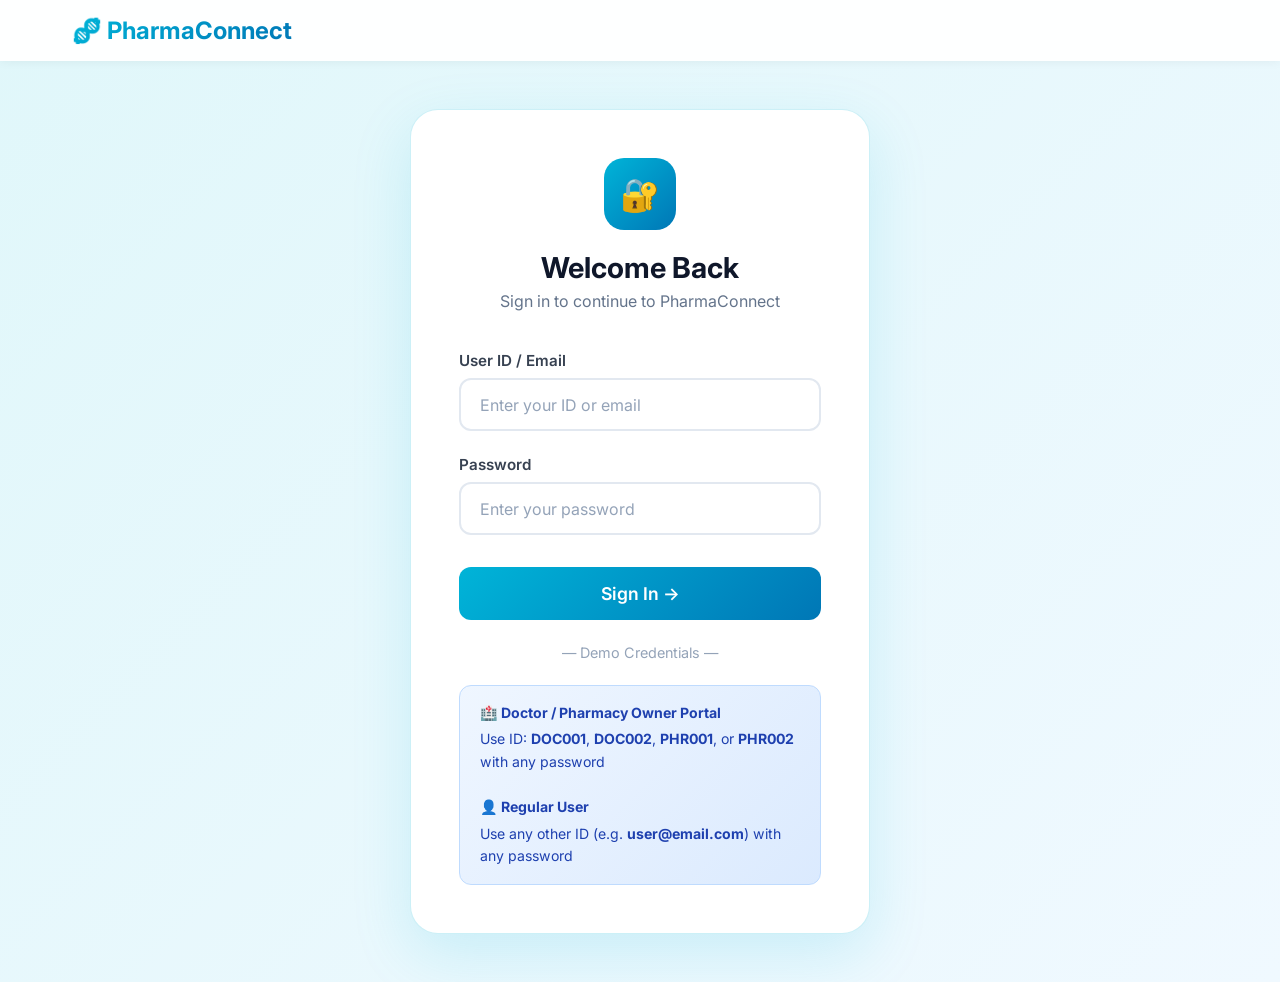
<file: index.html>
<!DOCTYPE html>
<html>
<head>
  <title>PharmaConnect - Find Medicines Instantly</title>
  <style>
    * { margin: 0; padding: 0; box-sizing: border-box; }
    body { font-family: 'Inter', sans-serif; background: linear-gradient(135deg, #e0f7fa 0%, #f0f9ff 100%); min-height: 100vh; color: #0f172a; }
    .navbar { background: rgba(255,255,255,0.95); backdrop-filter: blur(20px); padding: 1rem 0; box-shadow: 0 1px 10px rgba(0,0,0,0.05); position: sticky; top: 0; z-index: 100; }
    .nav-container { max-width: 1200px; margin: 0 auto; padding: 0 2rem; display: flex; justify-content: space-between; align-items: center; }
    .logo { font-size: 24px; font-weight: 700; background: linear-gradient(135deg, #00b4d8, #0077b6); -webkit-background-clip: text; -webkit-text-fill-color: transparent; }
    .nav-links { display: flex; gap: 2rem; align-items: center; }
    .nav-link { color: #334155; text-decoration: none; font-weight: 500; padding: 0.5rem 1rem; border-radius: 8px; transition: all 0.2s; }
    .nav-link:hover { background: #e0f7fa; color: #0077b6; }
    .signout-btn { background: linear-gradient(135deg, #00b4d8, #0077b6); color: white; padding: 0.75rem 1.5rem; border-radius: 12px; font-weight: 600; border: none; cursor: pointer; font-family: 'Inter', sans-serif; font-size: 1rem; }
    .hero { padding: 4rem 0; text-align: center; }
    .hero-container { max-width: 1200px; margin: 0 auto; padding: 0 2rem; }
    .hero h1 { font-size: clamp(2.5rem, 6vw, 4.5rem); font-weight: 700; background: linear-gradient(135deg, #0f172a, #1e293b); -webkit-background-clip: text; -webkit-text-fill-color: transparent; margin-bottom: 1rem; line-height: 1.1; }
    .hero-subtitle { font-size: 1.3rem; color: #475569; margin-bottom: 3rem; max-width: 600px; margin-left: auto; margin-right: auto; }
    .search-section { background: white; padding: 3rem 0; }
    .search-container { max-width: 800px; margin: 0 auto; padding: 1.5rem 2rem; display: flex; gap: 1rem; background: #f8fafc; border-radius: 20px; box-shadow: 0 10px 40px rgba(0,0,0,0.05); }
    .search-input { flex: 1; border: none; outline: none; font-size: 1.2rem; padding: 1rem 1.5rem; background: transparent; font-weight: 500; }
    .search-btn { background: linear-gradient(135deg, #00b4d8, #0077b6); color: white; border: none; padding: 1.2rem 2.5rem; border-radius: 12px; font-size: 1.1rem; font-weight: 600; cursor: pointer; }
    .results-section { padding: 4rem 0; }
    .results-grid { max-width: 1200px; margin: 0 auto; padding: 0 2rem; display: grid; grid-template-columns: repeat(auto-fit, minmax(370px, 1fr)); gap: 2rem; }
    .medicine-card { background: white; border-radius: 24px; padding: 2rem; box-shadow: 0 10px 40px rgba(0,180,216,0.1); border: 1px solid rgba(0,180,216,0.2); transition: all 0.3s; position: relative; overflow: hidden; }
    .medicine-card:hover { transform: translateY(-8px); box-shadow: 0 20px 60px rgba(0,180,216,0.2); border-color: #00b4d8; }
    .medicine-wave { position: absolute; top: 0; left: 0; right: 0; height: 4px; background: linear-gradient(90deg, #00b4d8, #0077b6, #00b4d8); }
    .medicine-header { display: flex; align-items: flex-start; gap: 1rem; margin-bottom: 1rem; }
    .medicine-icon { width: 48px; height: 48px; border-radius: 12px; background: linear-gradient(135deg, #00b4d8, #0077b6); color: white; display: flex; align-items: center; justify-content: center; font-size: 1.2rem; flex-shrink: 0; }
    .medicine-name { font-size: 1.4rem; font-weight: 700; color: #0f172a; margin-bottom: 0.25rem; }
    .medicine-desc { color: #64748b; font-size: 0.95rem; margin-bottom: 1.5rem; }
    .pharmacy-info { background: #f1f5f9; padding: 1rem; border-radius: 12px; margin-bottom: 1.5rem; display: flex; align-items: center; gap: 0.75rem; flex-wrap: wrap; }
    .pharmacy-name { font-weight: 600; color: #0f172a; }
    .pharmacy-addr { font-size: 0.85rem; color: #64748b; width: 100%; margin-top: 0.25rem; }
    .delivery-badge { margin-left: auto; padding: 0.3rem 0.75rem; border-radius: 20px; font-size: 0.78rem; font-weight: 700; white-space: nowrap; }
    .delivery-yes { background: #d1fae5; color: #059669; }
    .delivery-no  { background: #f1f5f9; color: #94a3b8; }
    .price-stock { display: flex; justify-content: space-between; align-items: center; margin-bottom: 1.5rem; }
    .price { font-size: 1.6rem; font-weight: 800; color: #059669; }
    .stock { color: #059669; font-weight: 600; }
    .action-btns { display: grid; grid-template-columns: 1fr 1fr 1fr; gap: 0.6rem; }
    .btn-order, .btn-contact, .btn-location { border: none; padding: 0.75rem 0.5rem; border-radius: 10px; font-size: 0.88rem; font-weight: 600; cursor: pointer; transition: all 0.3s; display: flex; align-items: center; justify-content: center; gap: 0.35rem; font-family: 'Inter', sans-serif; }
    .btn-order.delivery-on { background: linear-gradient(135deg, #00b4d8, #0077b6); color: white; }
    .btn-order.delivery-on:hover { transform: translateY(-2px); box-shadow: 0 8px 20px rgba(0,180,216,0.4); }
    .btn-order.delivery-off { background: #e2e8f0; color: #94a3b8; cursor: not-allowed; }
    .btn-contact { background: #f0fdf4; color: #059669; border: 1.5px solid #a7f3d0; }
    .btn-contact:hover { background: #d1fae5; transform: translateY(-2px); }
    .btn-location { background: #fff7ed; color: #ea580c; border: 1.5px solid #fed7aa; }
    .btn-location:hover { background: #ffedd5; transform: translateY(-2px); }

    /* POPUP */
    .popup-overlay { display: none; position: fixed; inset: 0; background: rgba(0,0,0,0.4); backdrop-filter: blur(4px); z-index: 999; align-items: center; justify-content: center; }
    .popup-overlay.active { display: flex; }
    .popup-box { background: white; border-radius: 24px; padding: 2.5rem; max-width: 420px; width: 90%; box-shadow: 0 30px 80px rgba(0,0,0,0.2); position: relative; }
    .popup-close { position: absolute; top: 1.25rem; right: 1.25rem; background: #f1f5f9; border: none; border-radius: 8px; width: 32px; height: 32px; cursor: pointer; font-size: 1rem; display: flex; align-items: center; justify-content: center; }
    .popup-title { font-size: 1.3rem; font-weight: 700; margin-bottom: 1.5rem; color: #0f172a; }
    .popup-row { display: flex; align-items: center; gap: 0.75rem; padding: 0.85rem 1rem; background: #f8fafc; border-radius: 12px; margin-bottom: 0.75rem; }
    .popup-row-icon { font-size: 1.2rem; }
    .popup-row-label { font-size: 0.82rem; color: #64748b; }
    .popup-row-val { font-weight: 600; color: #0f172a; }
    .call-btn { display: block; width: 100%; margin-top: 1rem; background: linear-gradient(135deg, #00b4d8, #0077b6); color: white; border: none; padding: 0.9rem; border-radius: 12px; font-size: 1rem; font-weight: 600; cursor: pointer; text-align: center; text-decoration: none; font-family: 'Inter', sans-serif; }

    /* REMINDER POPUP */
    .reminder-box { background: white; border-radius: 24px; padding: 2.5rem; max-width: 460px; width: 90%; box-shadow: 0 30px 80px rgba(0,0,0,0.2); position: relative; }
    .reminder-title { font-size: 1.3rem; font-weight: 700; margin-bottom: 0.5rem; color: #0f172a; }
    .reminder-sub { color: #64748b; font-size: 0.95rem; margin-bottom: 1.5rem; }
    .reminder-options { display: flex; flex-direction: column; gap: 0.75rem; margin-bottom: 1.5rem; }
    .reminder-option { display: flex; align-items: center; gap: 0.75rem; padding: 0.9rem 1rem; border: 2px solid #e2e8f0; border-radius: 12px; cursor: pointer; transition: all 0.2s; }
    .reminder-option:hover { border-color: #00b4d8; background: #f0fdff; }
    .reminder-option.selected { border-color: #00b4d8; background: #e0f7fa; }
    .reminder-option input[type="radio"] { accent-color: #00b4d8; width: 18px; height: 18px; }
    .reminder-option-label { font-weight: 600; color: #0f172a; font-size: 0.95rem; }
    .reminder-option-sub { font-size: 0.82rem; color: #64748b; }
    .reminder-btns { display: grid; grid-template-columns: 1fr 1fr; gap: 0.75rem; }
    .btn-never { background: #f1f5f9; color: #64748b; border: none; padding: 0.85rem; border-radius: 12px; font-weight: 600; cursor: pointer; font-family: 'Inter', sans-serif; font-size: 0.95rem; }
    .btn-never:hover { background: #e2e8f0; }
    .btn-set-reminder { background: linear-gradient(135deg, #00b4d8, #0077b6); color: white; border: none; padding: 0.85rem; border-radius: 12px; font-weight: 600; cursor: pointer; font-family: 'Inter', sans-serif; font-size: 0.95rem; }
    .btn-set-reminder:hover { transform: translateY(-1px); box-shadow: 0 6px 16px rgba(0,180,216,0.35); }

    /* REMINDER BANNER */
    .reminder-banner { display: none; background: linear-gradient(135deg, #fef3c7, #fde68a); border: 1.5px solid #f59e0b; border-radius: 16px; padding: 1rem 1.5rem; margin: 0 2rem 0; max-width: 1156px; margin-left: auto; margin-right: auto; margin-top: 1.5rem; }
    .reminder-banner.show { display: flex; align-items: center; gap: 1rem; flex-wrap: wrap; }
    .reminder-banner-text { flex: 1; font-weight: 600; color: #92400e; }
    .reminder-banner-sub { font-size: 0.85rem; color: #b45309; font-weight: 400; }
    .banner-search-btn { background: #f59e0b; color: white; border: none; padding: 0.6rem 1.25rem; border-radius: 10px; font-weight: 600; cursor: pointer; font-family: 'Inter', sans-serif; white-space: nowrap; }
    .banner-dismiss { background: none; border: none; color: #b45309; cursor: pointer; font-size: 1.2rem; padding: 0.25rem; }

    .loading { text-align: center; padding: 6rem 2rem; color: #64748b; }
  </style>
</head>
<body>
  <nav class="navbar">
    <div class="nav-container">
      <div class="logo">🧬 PharmaConnect</div>
      <div class="nav-links">
        <a href="index.html" class="nav-link">Find Medicines</a>
        <a href="orders.html" class="nav-link">My Orders</a>
        <button class="signout-btn" onclick="signOut()">Sign Out</button>
      </div>
    </div>
  </nav>

  <!-- REMINDER BANNER -->
  <div class="reminder-banner" id="reminderBanner">
    <span style="font-size:1.5rem;">⏰</span>
    <div class="reminder-banner-text">
      <div id="bannerText">Time to refill your medicine!</div>
      <div class="reminder-banner-sub" id="bannerSub"></div>
    </div>
    <button class="banner-search-btn" onclick="searchFromBanner()">🔍 Search Now</button>
    <button class="banner-dismiss" onclick="dismissBanner()" title="Dismiss">✕</button>
  </div>

  <section class="hero">
    <div class="hero-container">
      <h1>Find exactly what you <span style="background: linear-gradient(135deg, #00b4d8, #0077b6); -webkit-background-clip: text; -webkit-text-fill-color: transparent;">need.</span></h1>
      <p class="hero-subtitle">Search local pharmacies in real-time, check availability, and reserve your medicines instantly.</p>
    </div>
  </section>

  <section class="search-section">
    <div class="search-container">
      <input type="text" class="search-input" id="medicineSearch" placeholder="Search Paracetamol, Dolo 650, Crocin etc..." />
      <button class="search-btn" onclick="searchMedicines()">🔍 Search</button>
    </div>
  </section>

  <section class="results-section" id="resultsSection" style="display:none;">
    <div class="results-grid" id="resultsGrid"></div>
  </section>

  <!-- CONTACT POPUP -->
  <div class="popup-overlay" id="contactPopup">
    <div class="popup-box">
      <button class="popup-close" onclick="closePopup('contactPopup')">✕</button>
      <div class="popup-title" id="popupTitle"></div>
      <div id="popupContent"></div>
    </div>
  </div>

  <!-- REMINDER POPUP -->
  <div class="popup-overlay" id="reminderPopup">
    <div class="reminder-box">
      <button class="popup-close" onclick="closePopup('reminderPopup')">✕</button>
      <div class="reminder-title">⏰ Set Refill Reminder</div>
      <div class="reminder-sub" id="reminderSubText">When should we remind you to refill?</div>
      <div class="reminder-options" id="reminderOptions"></div>
      <div class="reminder-btns">
        <button class="btn-never" onclick="setNeverRemind()">🚫 Never Remind Again</button>
        <button class="btn-set-reminder" onclick="confirmReminder()">✅ Set Reminder</button>
      </div>
    </div>
  </div>

  <script>
    if (!sessionStorage.getItem('pharmaUser')) window.location.href = 'login.html';
    function signOut() { sessionStorage.removeItem('pharmaUser'); window.location.href = 'login.html'; }

    const medicines = {
      "paracetamol": { name: "Paracetamol 500mg", desc: "Pain reliever & fever reducer", icon: "💊",
        reminderOptions: [
          { label: "3 days",  sub: "Short course — remind in 3 days",  days: 3  },
          { label: "7 days",  sub: "Weekly supply — remind in 7 days", days: 7  },
          { label: "14 days", sub: "2 week supply",                    days: 14 },
        ]
      },
      "dolo": { name: "Dolo 650mg", desc: "Fever reducer", icon: "🌡️",
        reminderOptions: [
          { label: "3 days",  sub: "Fever course — remind in 3 days",  days: 3  },
          { label: "5 days",  sub: "Extended course",                  days: 5  },
          { label: "7 days",  sub: "Weekly supply",                    days: 7  },
        ]
      },
      "crocin": { name: "Crocin 500mg", desc: "Pain relief", icon: "💊",
        reminderOptions: [
          { label: "5 days",  sub: "Short course",                     days: 5  },
          { label: "7 days",  sub: "Weekly supply",                    days: 7  },
          { label: "14 days", sub: "2 week supply",                    days: 14 },
        ]
      },
      "amoxicillin": { name: "Amoxicillin 250mg", desc: "Antibiotic for bacterial infections", icon: "💉",
        reminderOptions: [
          { label: "5 days",  sub: "Standard antibiotic course",       days: 5  },
          { label: "7 days",  sub: "Full 7-day antibiotic course",     days: 7  },
          { label: "10 days", sub: "Extended antibiotic course",       days: 10 },
        ]
      },
      "ibuprofen": { name: "Ibuprofen 400mg", desc: "Non-steroidal anti-inflammatory drug", icon: "💊",
        reminderOptions: [
          { label: "7 days",  subas: "Weekly supply",                    days: 7  },
          { label: "14 days", sub: "2 week supply",                    days: 14 },
          { label: "30 days", sub: "Monthly supply",                   days: 30 },
        ]
      }
    };

    const pharmacies = [
      { id: 1, name: "City Med Store",      address: "Model Town, Ludhiana",  phone: "9876543210", delivery: true,  lat: 30.9000, lng: 75.8573 },
      { id: 2, name: "HealthPlus Pharmacy", address: "Civil Lines, Ludhiana", phone: "9876543211", delivery: false, lat: 30.9050, lng: 75.8600 }
    ];
    

    // Reminder state
    let currentReminderMed = null;
    let selectedReminderDays = null;
    const user = sessionStorage.getItem('pharmaUser');

    function getReminderKey(medName) { return `reminder_${user}_${medName.replace(/\s/g,'_')}`; }
    function getNeverKey(medName)    { return `never_${user}_${medName.replace(/\s/g,'_')}`; }

    // Check for due reminders on page load
    function checkReminders() {
      const banner = document.getElementById('reminderBanner');
      const due = [];
      Object.keys(localStorage).forEach(key => {
        if (!key.startsWith(`reminder_${user}_`)) return;
        const data = JSON.parse(localStorage.getItem(key) || 'null');
        if (!data) return;
        const daysLeft = Math.floor((data.remindAt - Date.now()) / 86400000);
        if (daysLeft <= 1) due.push({ ...data, key });
      });
      if (due.length) {
        const first = due[0];
        document.getElementById('bannerText').textContent = `⏰ Time to refill ${first.medName}!`;
        document.getElementById('bannerSub').textContent  = `You ordered it ${first.daysSet} days ago. Running low?`;
        banner.classList.add('show');
        banner.dataset.med = first.medName;
      }
    }

    function dismissBanner() { document.getElementById('reminderBanner').classList.remove('show'); }
    function searchFromBanner() {
      const med = document.getElementById('reminderBanner').dataset.med || '';
      document.getElementById('medicineSearch').value = med.split(' ')[0].toLowerCase();
      searchMedicines();
      dismissBanner();
    }

    async function searchMedicines() {
      const query = document.getElementById('medicineSearch').value.toLowerCase().trim();
      const resultsSection = document.getElementById('resultsSection');
      const resultsGrid = document.getElementById('resultsGrid');
      resultsGrid.innerHTML = '<div class="loading">🔍 Searching pharmacies near you...</div>';
      resultsSection.style.display = 'block';
      await new Promise(r => setTimeout(r, 800));
      const matchKey = Object.keys(medicines).find(k => query.includes(k));
      if (!matchKey) { resultsGrid.innerHTML = '<div class="loading">😔 No medicines found. Try "Paracetamol", "Dolo", or "Crocin"</div>'; return; }
      const medicine = medicines[matchKey];
      resultsGrid.innerHTML = pharmacies.map((pharmacy, index) => `
        <div class="medicine-card">
          <div class="medicine-wave"></div>
          <div class="medicine-header">
            <div class="medicine-icon">${medicine.icon}</div>
            <div>
              <div class="medicine-name">${medicine.name}</div>
              <div class="medicine-desc">${medicine.desc}</div>
            </div>
          </div>
          <div class="pharmacy-info">
            <span style="font-size:1.2rem;">🏪</span>
            <span class="pharmacy-name">${pharmacy.name}</span>
            <span class="delivery-badge ${pharmacy.delivery ? 'delivery-yes' : 'delivery-no'}">${pharmacy.delivery ? '🚚 Delivery Available' : '🚫 No Delivery'}</span>
            <span class="pharmacy-addr">📍 ${pharmacy.address} · ${(1.2 + index * 0.5).toFixed(1)}km away</span>
          </div>
          <div class="price-stock">
            <div><div class="price">₹${25 + index * 2}</div><div class="stock">30+ in stock</div></div>
          </div>
          <div class="action-btns">
            <button class="btn-order ${pharmacy.delivery ? 'delivery-on' : 'delivery-off'}"
              ${pharmacy.delivery ? `onclick="orderMedicine(${pharmacy.id}, '${matchKey}')"` : 'disabled'}
              title="${pharmacy.delivery ? 'Order with Home Delivery' : 'Home Delivery Not Available'}">
              🛒 Order
            </button>
            <button class="btn-contact"  onclick="showContact(${pharmacy.id})">📞 Contact</button>
            <button class="btn-location" onclick="openLocation(${pharmacy.lat}, ${pharmacy.lng})">📍 Location</button>
          </div>
        </div>
      `).join('');
    }

    function orderMedicine(pharmacyId, medKey) {
      const pharmacy = pharmacies.find(p => p.id === pharmacyId);
      const medicine = medicines[medKey];
      alert(`✅ Order placed for ${medicine.name} at ${pharmacy.name}!\nWe'll confirm your delivery shortly.`);

      // Check if "never remind" is set
      const neverKey = getNeverKey(medicine.name);
      if (localStorage.getItem(neverKey) === 'true') return;

      // Show reminder popup — reset any existing reminder since they just bought it
      localStorage.removeItem(getReminderKey(medicine.name));
      showReminderPopup(medKey);
    }

    function showReminderPopup(medKey) {
      const medicine = medicines[medKey];
      currentReminderMed = medKey;
      selectedReminderDays = null;
      document.getElementById('reminderSubText').textContent = `When should we remind you to refill ${medicine.name}?`;
      document.getElementById('reminderOptions').innerHTML = medicine.reminderOptions.map((opt, i) => `
        <label class="reminder-option" id="ropt_${i}" onclick="selectReminder(${opt.days}, ${i})">
          <input type="radio" name="reminderChoice" value="${opt.days}" />
          <div>
            <div class="reminder-option-label">${opt.label}</div>
            <div class="reminder-option-sub">${opt.sub}</div>
          </div>
        </label>
      `).join('');
      document.getElementById('reminderPopup').classList.add('active');
    }

    function selectReminder(days, idx) {
      selectedReminderDays = days;
      document.querySelectorAll('.reminder-option').forEach((el, i) => {
        el.classList.toggle('selected', i === idx);
        el.querySelector('input').checked = (i === idx);
      });
    }

    function confirmReminder() {
      if (!selectedReminderDays) { alert('⚠️ Please select a reminder time.'); return; }
      const medicine = medicines[currentReminderMed];
      const remindAt = Date.now() + (selectedReminderDays * 86400000);
      localStorage.setItem(getReminderKey(medicine.name), JSON.stringify({
        medName: medicine.name, medKey: currentReminderMed,
        daysSet: selectedReminderDays, remindAt
      }));
      closePopup('reminderPopup');
      alert(`✅ Reminder set! We'll remind you to refill ${medicine.name} in ${selectedReminderDays} days.`);
    }

    function setNeverRemind() {
      if (!currentReminderMed) return;
      const medicine = medicines[currentReminderMed];
      localStorage.setItem(getNeverKey(medicine.name), 'true');
      localStorage.removeItem(getReminderKey(medicine.name));
      closePopup('reminderPopup');
      alert(`🚫 Got it! We'll never remind you about ${medicine.name} again.\nThis will reset if you order it again.`);
    }

    function showContact(pharmacyId) {
      const p = pharmacies.find(ph => ph.id === pharmacyId);
      document.getElementById('popupTitle').textContent = `📞 ${p.name}`;
      document.getElementById('popupContent').innerHTML = `
        <div class="popup-row"><span class="popup-row-icon">🏪</span><div><div class="popup-row-label">Store Name</div><div class="popup-row-val">${p.name}</div></div></div>
        <div class="popup-row"><span class="popup-row-icon">📍</span><div><div class="popup-row-label">Address</div><div class="popup-row-val">${p.address}</div></div></div>
        <div class="popup-row"><span class="popup-row-icon">📱</span><div><div class="popup-row-label">Phone Number</div><div class="popup-row-val">${p.phone}</div></div></div>
        <div class="popup-row"><span class="popup-row-icon">🚚</span><div><div class="popup-row-label">Home Delivery</div><div class="popup-row-val">${p.delivery ? '✅ Available' : '❌ Not Available'}</div></div></div>
        <a class="call-btn" href="tel:${p.phone}">📞 Call ${p.phone}</a>
      `;
      document.getElementById('contactPopup').classList.add('active');
    }

    function closePopup(id) { document.getElementById(id).classList.remove('active'); }
    function openLocation(lat, lng) { window.open(`https://www.google.com/maps/dir/?api=1&destination=${lat},${lng}`, '_blank'); }

    document.querySelectorAll('.popup-overlay').forEach(el => {
      el.addEventListener('click', function(e) { if (e.target === this) this.classList.remove('active'); });
    });
    document.getElementById('medicineSearch').addEventListener('keydown', e => { if (e.key === 'Enter') searchMedicines(); });

    checkReminders();
  </script>
</body>
</html>
</file>
